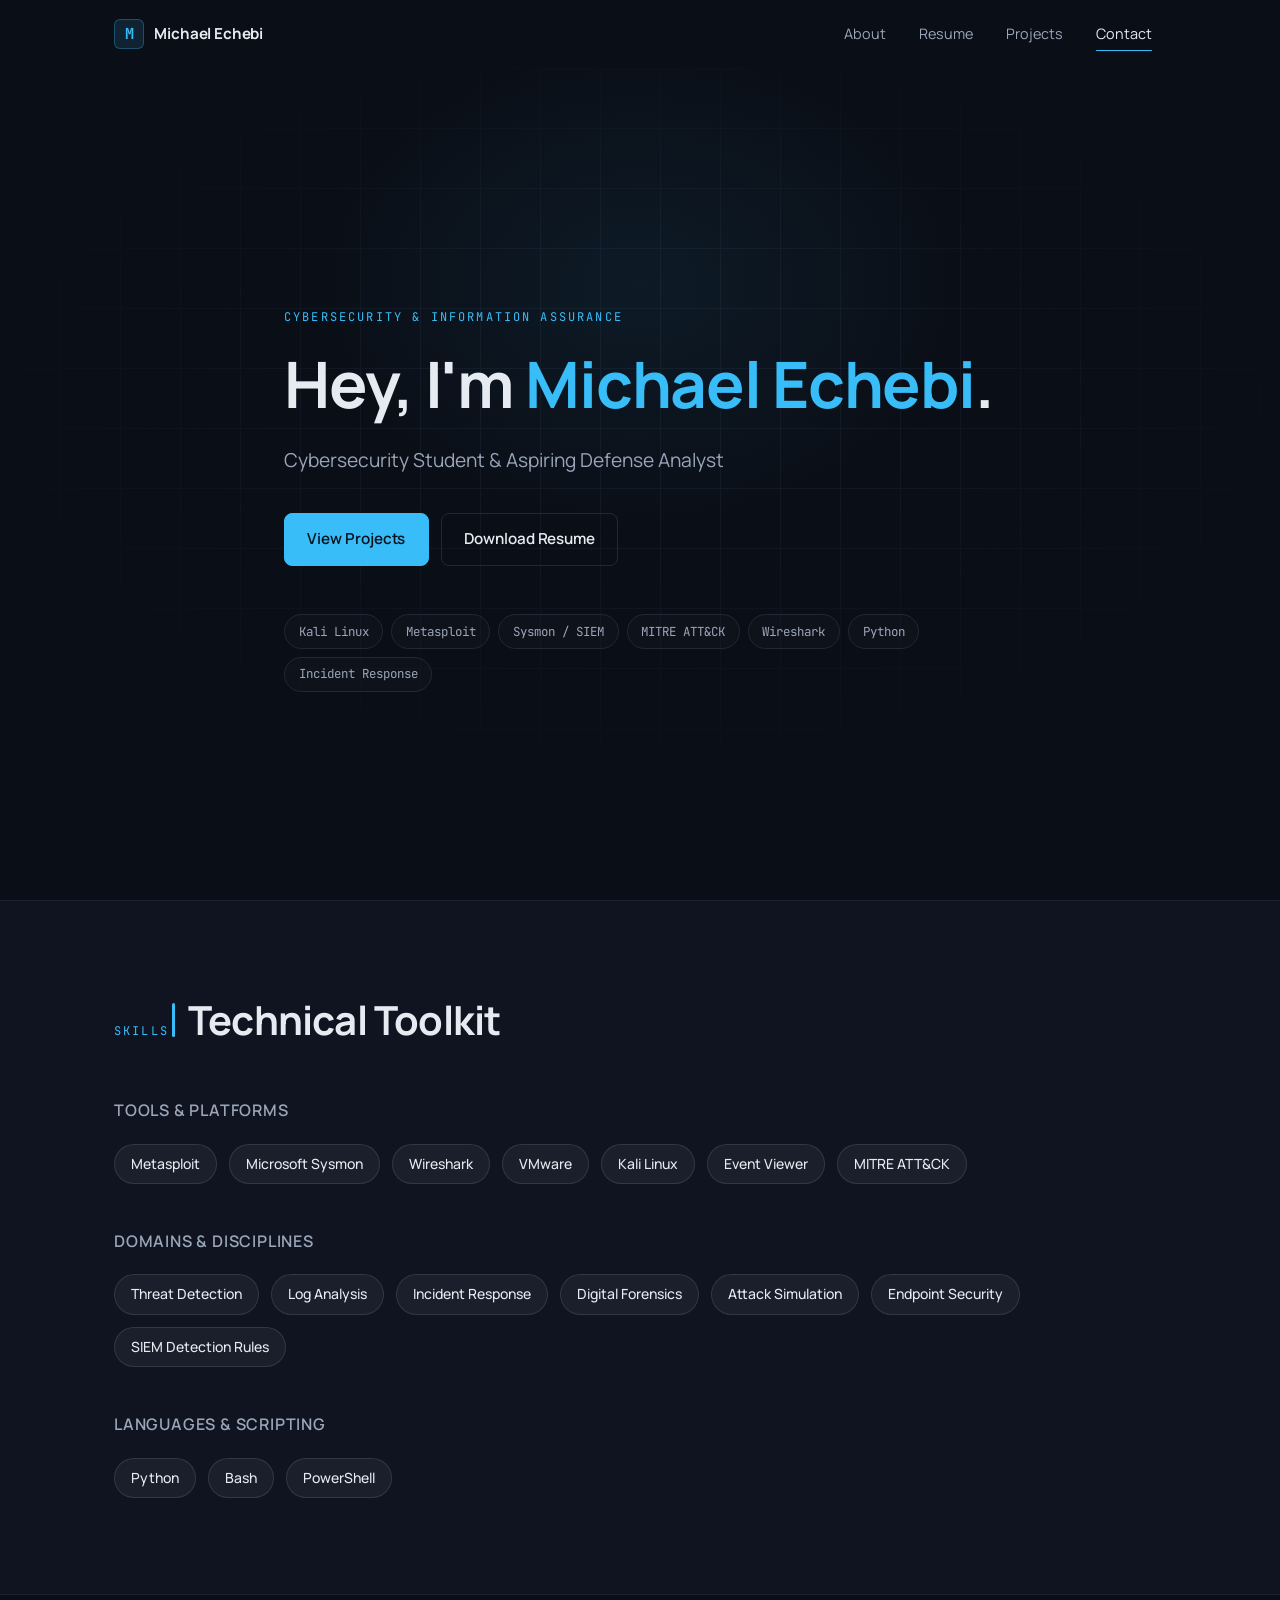
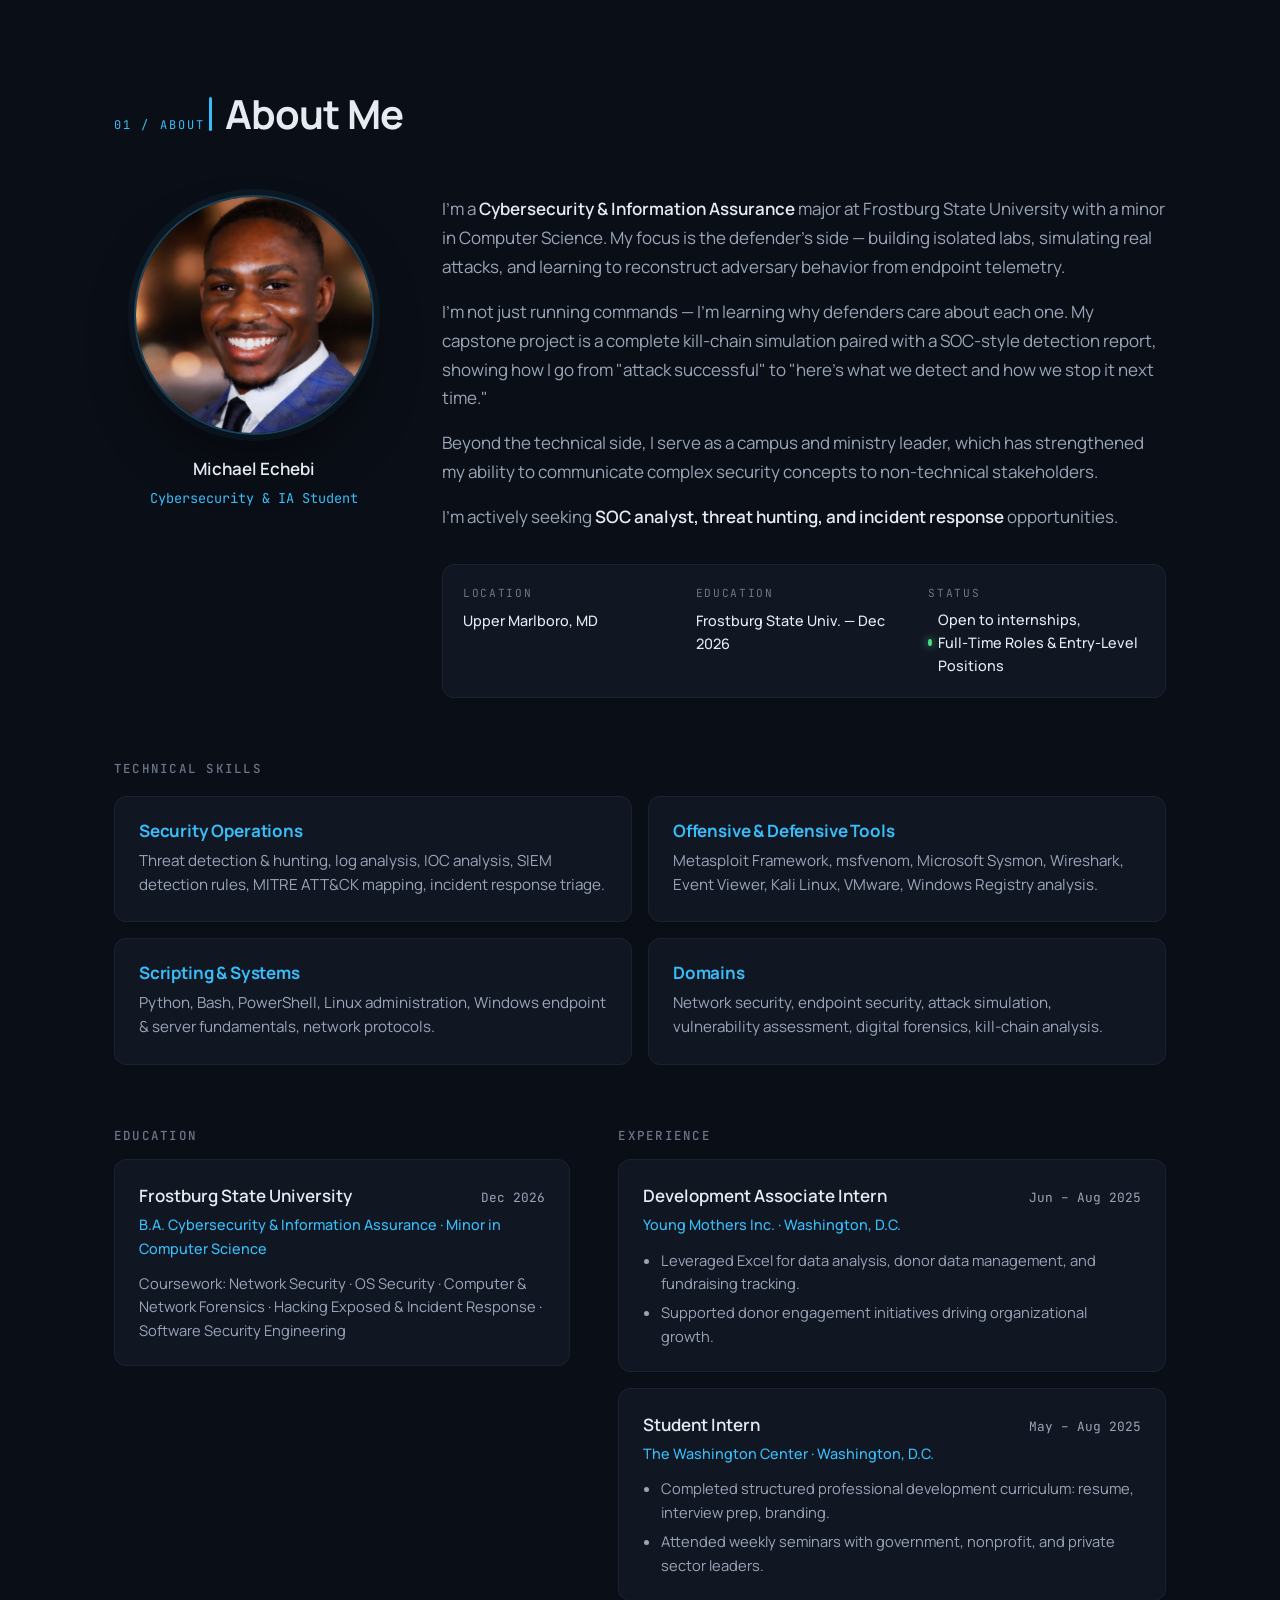
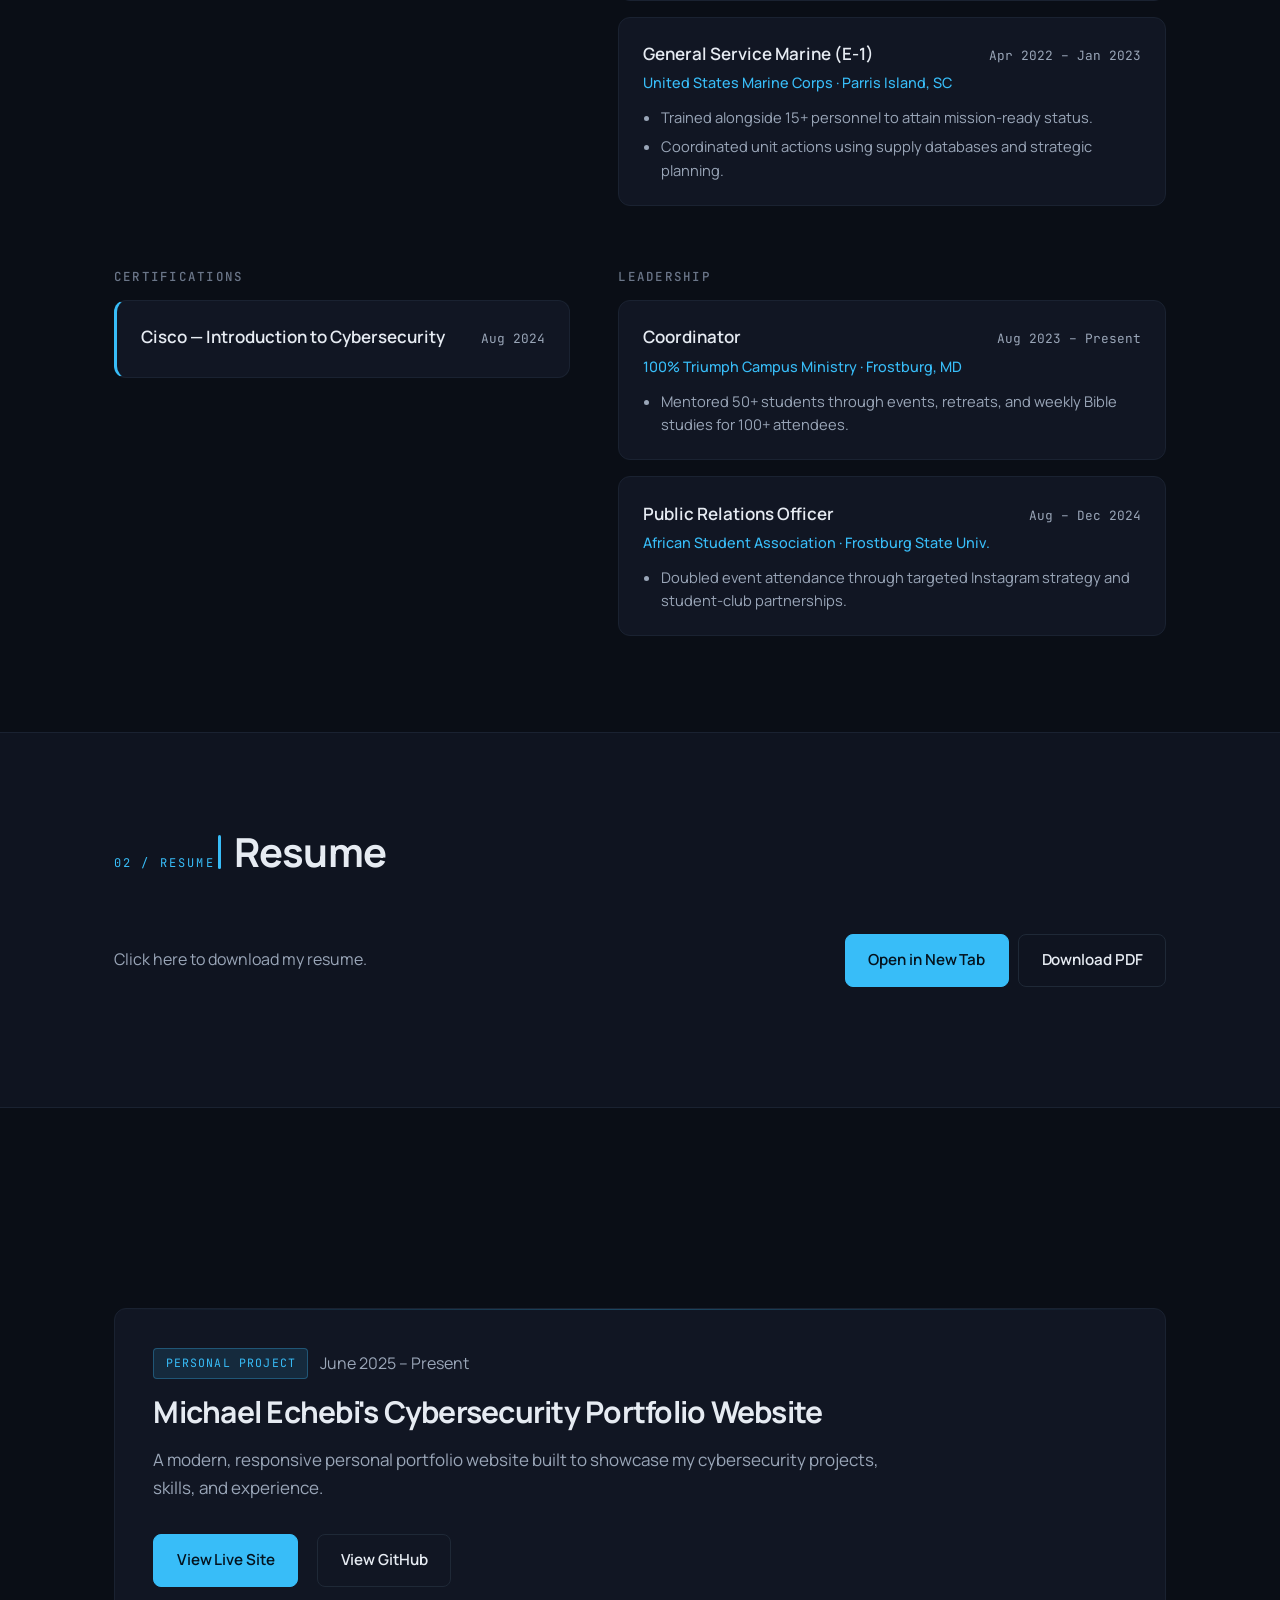
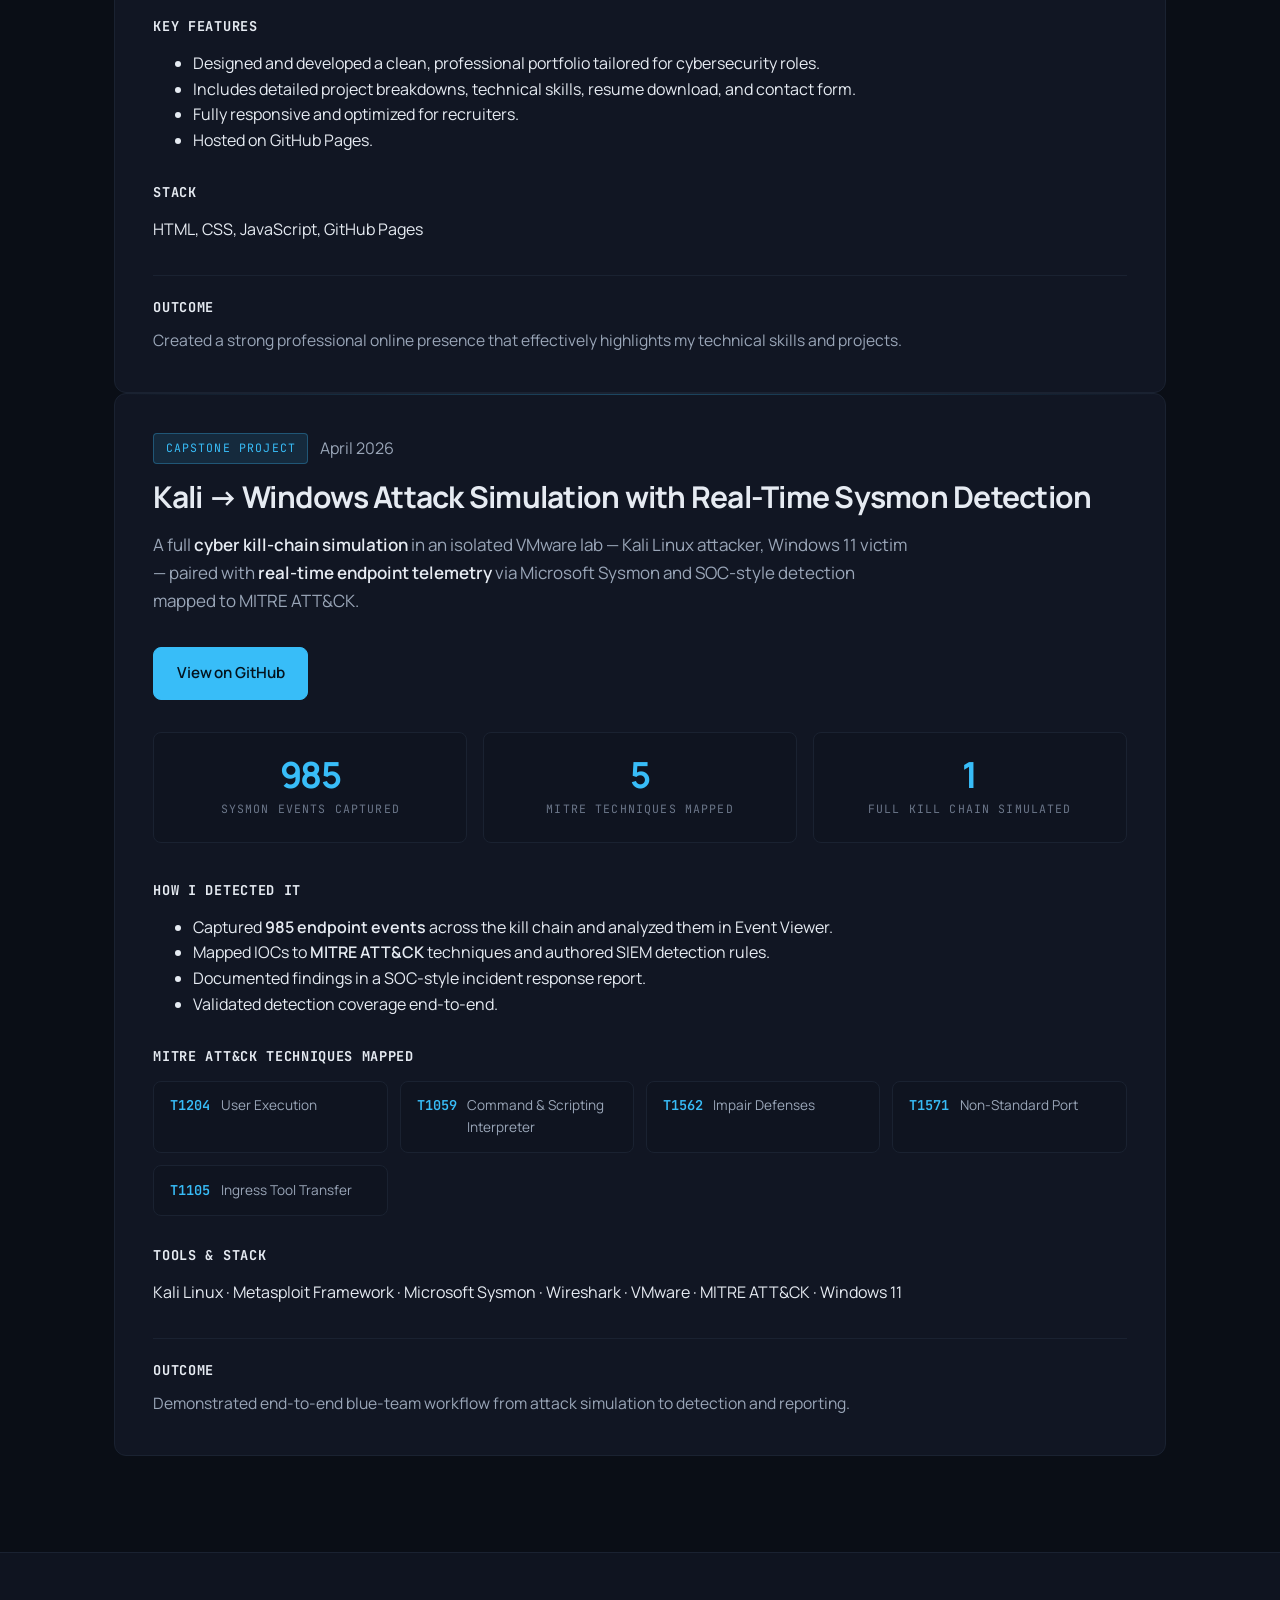
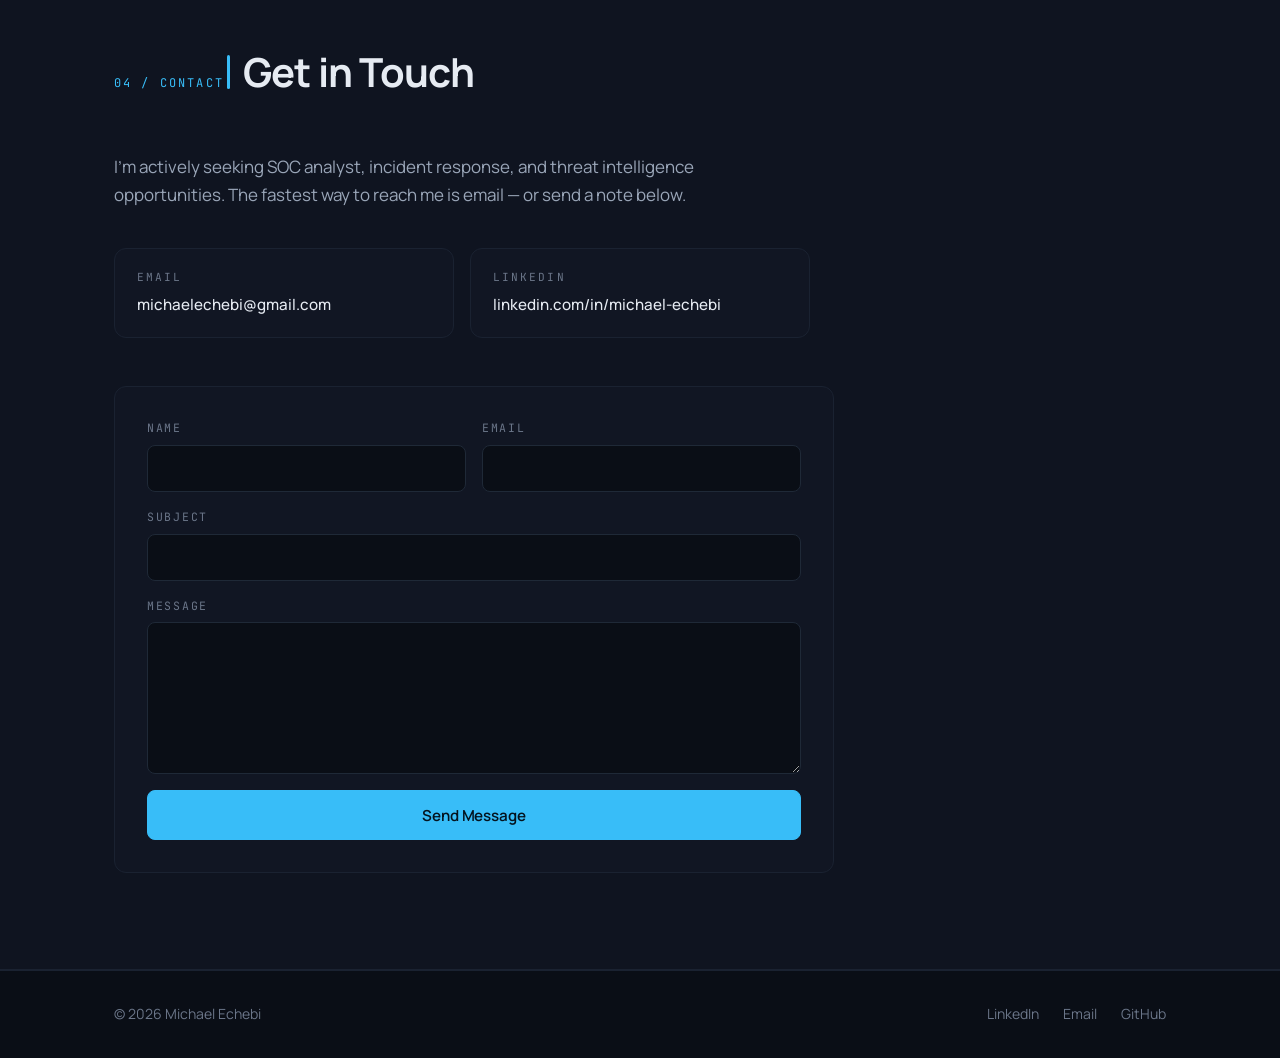
<file: index.html>
<!DOCTYPE html>
<html lang="en">
<head>
  <meta charset="UTF-8" />
  <meta name="viewport" content="width=device-width, initial-scale=1.0" />
  <meta name="description" content="Michael Echebi — Cybersecurity & Information Assurance student focused on threat detection, digital forensics, and incident response." />
  <meta name="author" content="Michael Echebi" />
  <title>Michael Echebi — Cybersecurity & Information Assurance</title>

  <link rel="preconnect" href="https://fonts.googleapis.com" />
  <link rel="preconnect" href="https://fonts.gstatic.com" crossorigin />
  <link href="https://fonts.googleapis.com/css2?family=Manrope:wght@300;400;500;600;700;800&family=JetBrains+Mono:wght@400;500&display=swap" rel="stylesheet" />

  <link rel="stylesheet" href="css/styles.css" />
  <link rel="icon" type="image/svg+xml" href="data:image/svg+xml,%3Csvg xmlns='http://www.w3.org/2000/svg' viewBox='0 0 100 100'%3E%3Crect width='100' height='100' rx='20' fill='%230b0f17'/%3E%3Ctext [...]
</head>
<body>

  <header class="nav" id="nav">
    <div class="container nav__inner">
      <a href="#hero" class="nav__brand">
        <span class="nav__brand-mark">M</span>
        <span class="nav__brand-text">Michael Echebi</span>
      </a>
      <nav class="nav__links" aria-label="Primary">
        <a href="#about">About</a>
        <a href="#resume">Resume</a>
        <a href="#projects">Projects</a>
        <a href="#contact">Contact</a>
      </nav>
      <button class="nav__toggle" aria-label="Toggle navigation" aria-expanded="false">
        <span></span><span></span><span></span>
      </button>
    </div>
  </header>

  <main>

    <section id="hero" class="hero">
      <div class="container hero__inner">
        <p class="eyebrow">Cybersecurity &amp; Information Assurance</p>
        <h1 class="hero__title">Hey, I'm <span class="accent">Michael Echebi</span>.</h1>
        <p class="hero__tagline">
          Cybersecurity Student & Aspiring Defense Analyst
        </p>
        <div class="hero__cta">
          <a href="#projects" class="btn btn--primary">View Projects</a>
          <a href="assets/Michael_Echebi_Resume.pdf" class="btn btn--ghost" download>
            Download Resume
          </a>
        </div>

        <ul class="hero__chips" aria-label="Core skills">
          <li>Kali Linux</li>
          <li>Metasploit</li>
          <li>Sysmon / SIEM</li>
          <li>MITRE ATT&amp;CK</li>
          <li>Wireshark</li>
          <li>Python</li>
          <li>Incident Response</li>
        </ul>
      </div>
    </section>

    <section id="skills" class="section section--alt">
      <div class="container">
        <div class="section__heading">
          <span class="section__label">Skills</span>
          <h2>Technical Toolkit</h2>
        </div>

        <div class="skills-quick">
          <div class="skills-category">
            <h4 class="skills-category__title">Tools &amp; Platforms</h4>
            <div class="skills-pills">
              <span class="skill-pill">Metasploit</span>
              <span class="skill-pill">Microsoft Sysmon</span>
              <span class="skill-pill">Wireshark</span>
              <span class="skill-pill">VMware</span>
              <span class="skill-pill">Kali Linux</span>
              <span class="skill-pill">Event Viewer</span>
              <span class="skill-pill">MITRE ATT&amp;CK</span>
            </div>
          </div>

          <div class="skills-category">
            <h4 class="skills-category__title">Domains &amp; Disciplines</h4>
            <div class="skills-pills">
              <span class="skill-pill">Threat Detection</span>
              <span class="skill-pill">Log Analysis</span>
              <span class="skill-pill">Incident Response</span>
              <span class="skill-pill">Digital Forensics</span>
              <span class="skill-pill">Attack Simulation</span>
              <span class="skill-pill">Endpoint Security</span>
              <span class="skill-pill">SIEM Detection Rules</span>
            </div>
          </div>

          <div class="skills-category">
            <h4 class="skills-category__title">Languages &amp; Scripting</h4>
            <div class="skills-pills">
              <span class="skill-pill">Python</span>
              <span class="skill-pill">Bash</span>
              <span class="skill-pill">PowerShell</span>
            </div>
          </div>
        </div>
      </div>
    </section>

    <section id="about" class="section">
      <div class="container">
        <div class="section__heading">
          <span class="section__label">01 / About</span>
          <h2>About Me</h2>
        </div>

        <div class="about">
          <div class="about__photo">
            <img src="assets/profile.jpg" alt="Portrait of Michael Echebi" loading="lazy" />
            <div class="about__photo-name">
              <strong>Michael Echebi</strong>
              <span>Cybersecurity &amp; IA Student</span>
            </div>
          </div>

          <div class="about__body">
            <p>
              I'm a <strong>Cybersecurity &amp; Information Assurance</strong> major
              at Frostburg State University with a minor in Computer Science.
              My focus is the defender's side — building isolated labs, simulating real attacks, 
              and learning to reconstruct adversary behavior from endpoint telemetry.
            </p>
            <p>
              I'm not just running commands — I'm learning why defenders care about each one.
              My capstone project is a complete kill-chain simulation paired with a SOC-style detection report,
              showing how I go from "attack successful" to "here's what we detect and how we stop it next time."
            </p>
            <p>
              Beyond the technical side, I serve as a campus and ministry leader, which
              has strengthened my ability to communicate complex security concepts to non-technical stakeholders.
            </p>
            <p>
              I'm actively seeking <strong>SOC analyst, threat hunting, and incident response</strong> opportunities.
            </p>

            <div class="about__meta">
              <div>
                <span class="about__meta-label">Location</span>
                <span class="about__meta-value">Upper Marlboro, MD</span>
              </div>
              <div>
                <span class="about__meta-label">Education</span>
                <span class="about__meta-value">Frostburg State Univ. — Dec 2026</span>
              </div>
              <div>
                <span class="about__meta-label">Status</span>
                <span class="about__meta-value">
                  <span class="dot"></span>Open to internships, Full‑Time Roles & Entry‑Level Positions
                </span>
              </div>
            </div>
          </div>
        </div>

        <div class="skills">
          <h3 class="skills__title">Technical Skills</h3>
          <div class="skills__grid">
            <div class="skill">
              <h4>Security Operations</h4>
              <p>Threat detection &amp; hunting, log analysis, IOC analysis, SIEM detection rules, MITRE ATT&amp;CK mapping, incident response triage.</p>
            </div>
            <div class="skill">
              <h4>Offensive &amp; Defensive Tools</h4>
              <p>Metasploit Framework, msfvenom, Microsoft Sysmon, Wireshark, Event Viewer, Kali Linux, VMware, Windows Registry analysis.</p>
            </div>
            <div class="skill">
              <h4>Scripting &amp; Systems</h4>
              <p>Python, Bash, PowerShell, Linux administration, Windows endpoint &amp; server fundamentals, network protocols.</p>
            </div>
            <div class="skill">
              <h4>Domains</h4>
              <p>Network security, endpoint security, attack simulation, vulnerability assessment, digital forensics, kill-chain analysis.</p>
            </div>
          </div>
        </div>

        <div class="two-col">
          <div>
            <h3 class="subhead">Education</h3>
            <div class="card">
              <div class="card__row">
                <strong>Frostburg State University</strong>
                <span class="muted">Dec 2026</span>
              </div>
              <p class="card__sub">B.A. Cybersecurity &amp; Information Assurance · Minor in Computer Science</p>
              <p class="card__detail">
                <span class="muted">Coursework:</span>
                Network Security · OS Security · Computer &amp; Network Forensics ·
                Hacking Exposed &amp; Incident Response · Software Security Engineering
              </p>
            </div>
          </div>

          <div>
            <h3 class="subhead">Experience</h3>
            <div class="card">
              <div class="card__row">
                <strong>Development Associate Intern</strong>
                <span class="muted">Jun – Aug 2025</span>
              </div>
              <p class="card__sub">Young Mothers Inc. · Washington, D.C.</p>
              <ul class="card__list">
                <li>Leveraged Excel for data analysis, donor data management, and fundraising tracking.</li>
                <li>Supported donor engagement initiatives driving organizational growth.</li>
              </ul>
            </div>

            <div class="card">
              <div class="card__row">
                <strong>Student Intern</strong>
                <span class="muted">May – Aug 2025</span>
              </div>
              <p class="card__sub">The Washington Center · Washington, D.C.</p>
              <ul class="card__list">
                <li>Completed structured professional development curriculum: resume, interview prep, branding.</li>
                <li>Attended weekly seminars with government, nonprofit, and private sector leaders.</li>
              </ul>
            </div>

            <div class="card">
              <div class="card__row">
                <strong>General Service Marine (E-1)</strong>
                <span class="muted">Apr 2022 – Jan 2023</span>
              </div>
              <p class="card__sub">United States Marine Corps · Parris Island, SC</p>
              <ul class="card__list">
                <li>Trained alongside 15+ personnel to attain mission-ready status.</li>
                <li>Coordinated unit actions using supply databases and strategic planning.</li>
              </ul>
            </div>
          </div>
        </div>

        <div class="two-col">
          <div>
            <h3 class="subhead">Certifications</h3>
            <div class="card card--accent">
              <div class="card__row">
                <strong>Cisco — Introduction to Cybersecurity</strong>
                <span class="muted">Aug 2024</span>
              </div>
            </div>
          </div>

          <div>
            <h3 class="subhead">Leadership</h3>
            <div class="card">
              <div class="card__row">
                <strong>Coordinator</strong>
                <span class="muted">Aug 2023 – Present</span>
              </div>
              <p class="card__sub">100% Triumph Campus Ministry · Frostburg, MD</p>
              <ul class="card__list">
                <li>Mentored 50+ students through events, retreats, and weekly Bible studies for 100+ attendees.</li>
              </ul>
            </div>
            <div class="card">
              <div class="card__row">
                <strong>Public Relations Officer</strong>
                <span class="muted">Aug – Dec 2024</span>
              </div>
              <p class="card__sub">African Student Association · Frostburg State Univ.</p>
              <ul class="card__list">
                <li>Doubled event attendance through targeted Instagram strategy and student-club partnerships.</li>
              </ul>
            </div>
          </div>
        </div>
      </div>
    </section>

    <section id="resume" class="section section--alt">
      <div class="container">
        <div class="section__heading">
          <span class="section__label">02 / Resume</span>
          <h2>Resume</h2>
        </div>

        <div class="resume">
          <div class="resume__actions">
            <p>Click here to download my resume.</p>
            <div class="resume__buttons">
              <a class="btn btn--primary" href="assets/Michael_Echebi_Resume.pdf" target="_blank" rel="noopener">
                Open in New Tab
              </a>
              <a class="btn btn--ghost" href="assets/Michael_Echebi_Resume.pdf" download>
                Download PDF
              </a>
            </div>
          </div>
        </div>
      </div>
    </section>

    <section id="projects" class="section">
      <div class="container">
        <div class="section__heading">
          <span class="section__label">03 / Projects</span>
          <h2>Featured Projects</h2>
        </div>

        <!-- New Portfolio Project (On Top) -->
        <article class="project">
          <header class="project__header">
            <div class="project__tag-row">
              <span class="tag tag--filled">Personal Project</span>
              <span class="muted">June 2025 – Present</span>
            </div>
            <h3 class="project__title">
              Michael Echebi's Cybersecurity Portfolio Website
            </h3>
            <p class="project__lede">
              A modern, responsive personal portfolio website built to showcase my cybersecurity projects, skills, and experience.
            </p>
            <div style="margin: 2rem 0;">
              <a href="https://mechebi0.github.io/portfolio/" target="_blank" rel="noopener" class="btn btn--primary">
                View Live Site
              </a>
              <a href="https://github.com/mechebi0" target="_blank" rel="noopener" class="btn btn--ghost" style="margin-left: 1rem;">
                View GitHub
              </a>
            </div>
          </header>

          <div class="project__section">
            <h4>Key Features</h4>
            <ul>
              <li>Designed and developed a clean, professional portfolio tailored for cybersecurity roles.</li>
              <li>Includes detailed project breakdowns, technical skills, resume download, and contact form.</li>
              <li>Fully responsive and optimized for recruiters.</li>
              <li>Hosted on GitHub Pages.</li>
            </ul>
          </div>

          <div class="project__section">
            <h4>Stack</h4>
            <p>HTML, CSS, JavaScript, GitHub Pages</p>
          </div>

          <div class="project__outcome">
            <h4>Outcome</h4>
            <p>Created a strong professional online presence that effectively highlights my technical skills and projects.</p>
          </div>
        </article>

        <!-- Original Kali Capstone -->
        <article class="project">
          <header class="project__header">
            <div class="project__tag-row">
              <span class="tag tag--filled">Capstone Project</span>
              <span class="muted">April 2026</span>
            </div>
            <h3 class="project__title">
              Kali → Windows Attack Simulation with Real-Time Sysmon Detection
            </h3>
            <p class="project__lede">
              A full <strong>cyber kill-chain simulation</strong> in an isolated VMware lab — Kali Linux attacker, 
              Windows 11 victim — paired with <strong>real-time endpoint telemetry</strong> via Microsoft Sysmon 
              and SOC-style detection mapped to MITRE ATT&amp;CK.
            </p>
            <div style="margin: 2rem 0;">
              <a href="https://github.com/mechebi0/kali-windows-attack-simulation" target="_blank" rel="noopener" class="btn btn--primary">
                View on GitHub
              </a>
            </div>
          </header>

          <div class="project__stats">
            <div class="stat">
              <div class="stat__num">985</div>
              <div class="stat__lbl">Sysmon Events Captured</div>
            </div>
            <div class="stat">
              <div class="stat__num">5</div>
              <div class="stat__lbl">MITRE Techniques Mapped</div>
            </div>
            <div class="stat">
              <div class="stat__num">1</div>
              <div class="stat__lbl">Full Kill Chain Simulated</div>
            </div>
          </div>

          <div class="project__section">
            <h4>How I Detected It</h4>
            <ul>
              <li>Captured <strong>985 endpoint events</strong> across the kill chain and analyzed them in Event Viewer.</li>
              <li>Mapped IOCs to <strong>MITRE ATT&amp;CK</strong> techniques and authored SIEM detection rules.</li>
              <li>Documented findings in a SOC-style incident response report.</li>
              <li>Validated detection coverage end-to-end.</li>
            </ul>
          </div>

          <div class="project__section">
            <h4>MITRE ATT&amp;CK Techniques Mapped</h4>
            <div class="tech-grid">
              <div class="tech"><div class="tech__id">T1204</div><div class="tech__name">User Execution</div></div>
              <div class="tech"><div class="tech__id">T1059</div><div class="tech__name">Command &amp; Scripting Interpreter</div></div>
              <div class="tech"><div class="tech__id">T1562</div><div class="tech__name">Impair Defenses</div></div>
              <div class="tech"><div class="tech__id">T1571</div><div class="tech__name">Non-Standard Port</div></div>
              <div class="tech"><div class="tech__id">T1105</div><div class="tech__name">Ingress Tool Transfer</div></div>
            </div>
          </div>

          <div class="project__section">
            <h4>Tools &amp; Stack</h4>
            <p>Kali Linux · Metasploit Framework · Microsoft Sysmon · Wireshark · VMware · MITRE ATT&amp;CK · Windows 11</p>
          </div>

          <div class="project__outcome">
            <h4>Outcome</h4>
            <p>Demonstrated end-to-end blue-team workflow from attack simulation to detection and reporting.</p>
          </div>
        </article>

      </div>
    </section>

    <section id="contact" class="section section--alt">
      <div class="container">
        <div class="section__heading">
          <span class="section__label">04 / Contact</span>
          <h2>Get in Touch</h2>
        </div>

        <p class="contact__lede">
          I'm actively seeking SOC analyst, incident response, and threat intelligence opportunities.
          The fastest way to reach me is email — or send a note below.
        </p>

        <div class="contact__channels">
          <a class="contact-card" href="mailto:michaelechebi@gmail.com">
            <span class="contact-card__label">Email</span>
            <span class="contact-card__value">michaelechebi@gmail.com</span>
          </a>
          <a class="contact-card" href="https://www.linkedin.com/in/michael-echebi/" target="_blank" rel="noopener">
            <span class="contact-card__label">LinkedIn</span>
            <span class="contact-card__value">linkedin.com/in/michael-echebi</span>
          </a>
        </div>

        <form
          class="contact-form"
          name="contact"
          method="POST"
          data-netlify="true"
          netlify-honeypot="bot-field"
          action="/?submitted=true"
          onsubmit="return handleFormSubmit(event)"
        >
          <input type="hidden" name="form-name" value="contact" />
          <p class="hidden">
            <label>Don't fill this out: <input name="bot-field" /></label>
          </p>

          <div class="contact-form__row">
            <label>
              <span>Name</span>
              <input type="text" name="name" required autocomplete="name" />
            </label>
            <label>
              <span>Email</span>
              <input type="email" name="email" required autocomplete="email" />
            </label>
          </div>
          <label>
            <span>Subject</span>
            <input type="text" name="subject" required />
          </label>
          <label>
            <span>Message</span>
            <textarea name="message" rows="6" required></textarea>
          </label>
          <button type="submit" class="btn btn--primary btn--full">Send Message</button>
          <p class="contact-form__note" id="form-status" hidden>
            Thanks — your message was sent. I'll get back to you shortly.
          </p>
        </form>
      </div>
    </section>

  </main>

  <footer class="footer">
    <div class="container footer__inner">
      <span>© <span id="year"></span> Michael Echebi</span>
      <span class="footer__links">
        <a href="https://www.linkedin.com/in/michael-echebi/" target="_blank" rel="noopener">LinkedIn</a>
        <a href="mailto:michaelechebi@gmail.com">Email</a>
        <a href="https://github.com/mechebi0" target="_blank" rel="noopener">GitHub</a>
      </span>
    </div>
  </footer>

  <script src="js/main.js"></script>
</body>
</html>
</file>
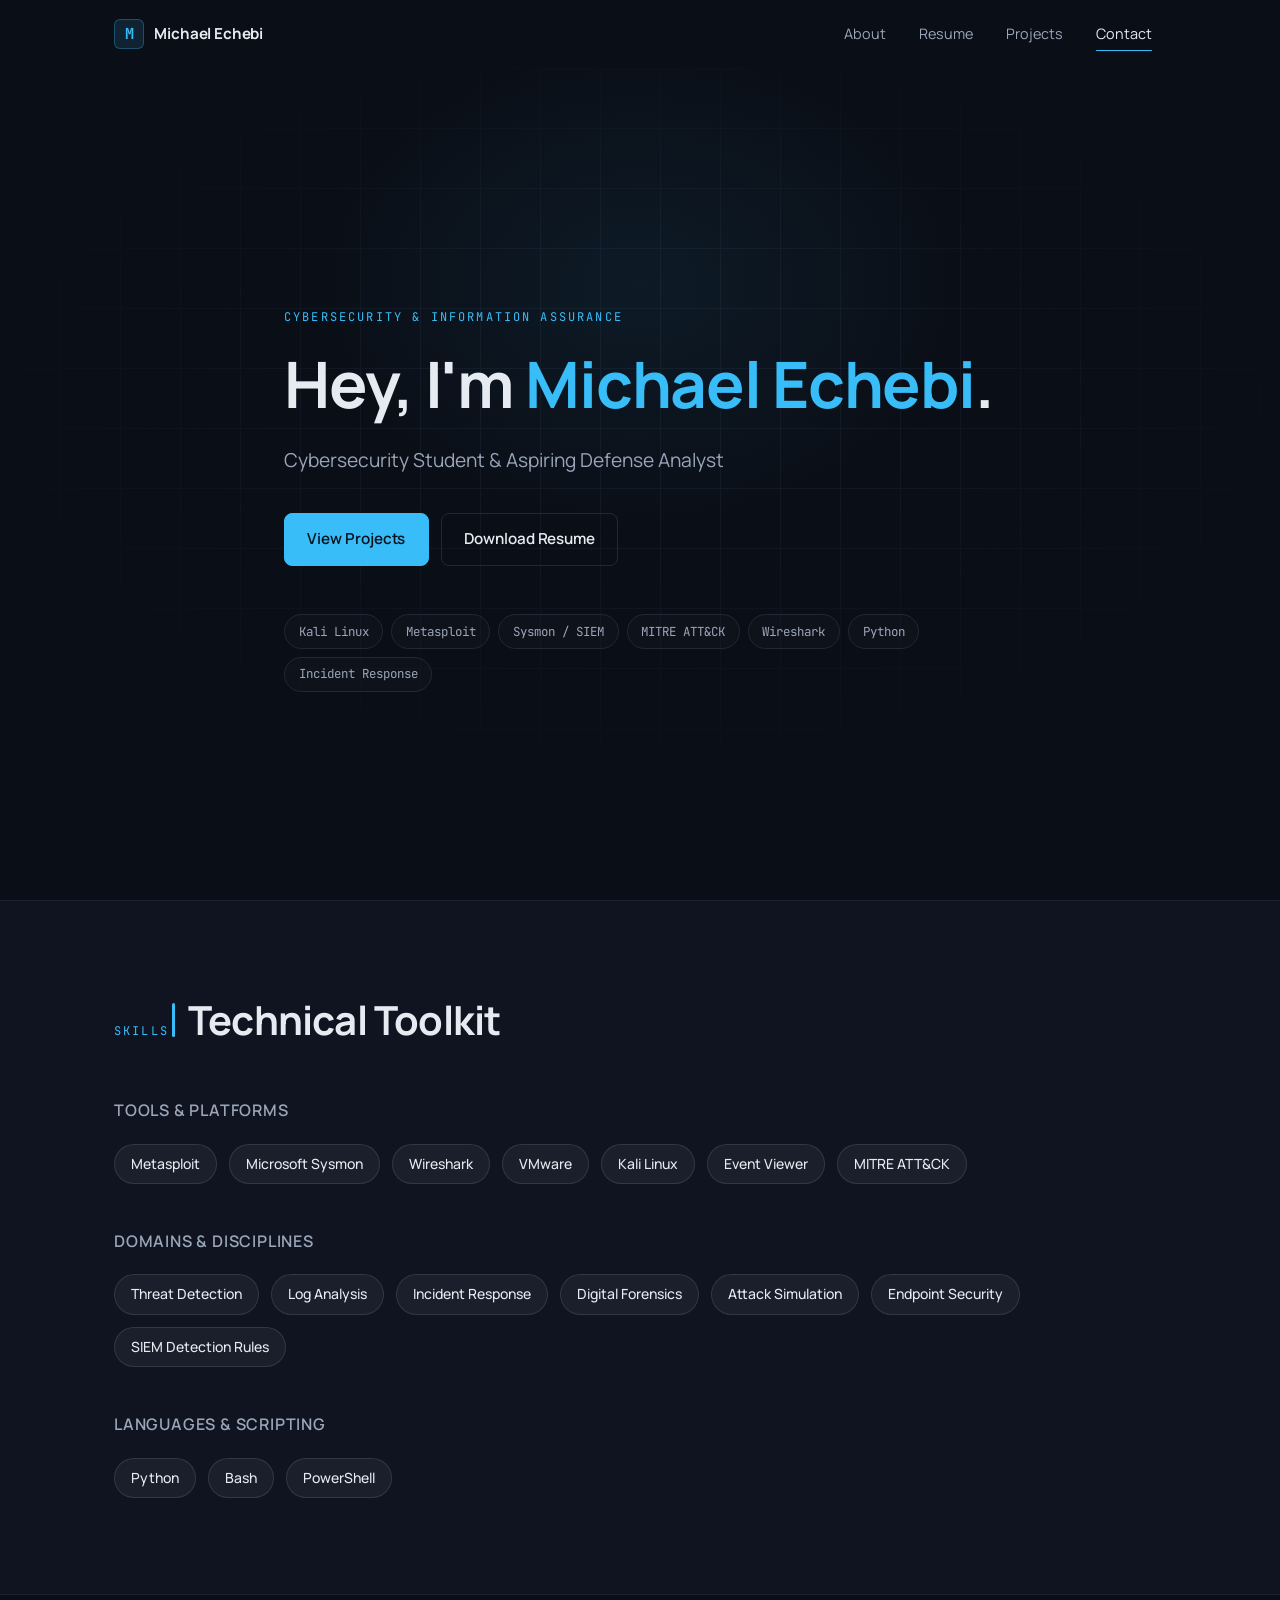
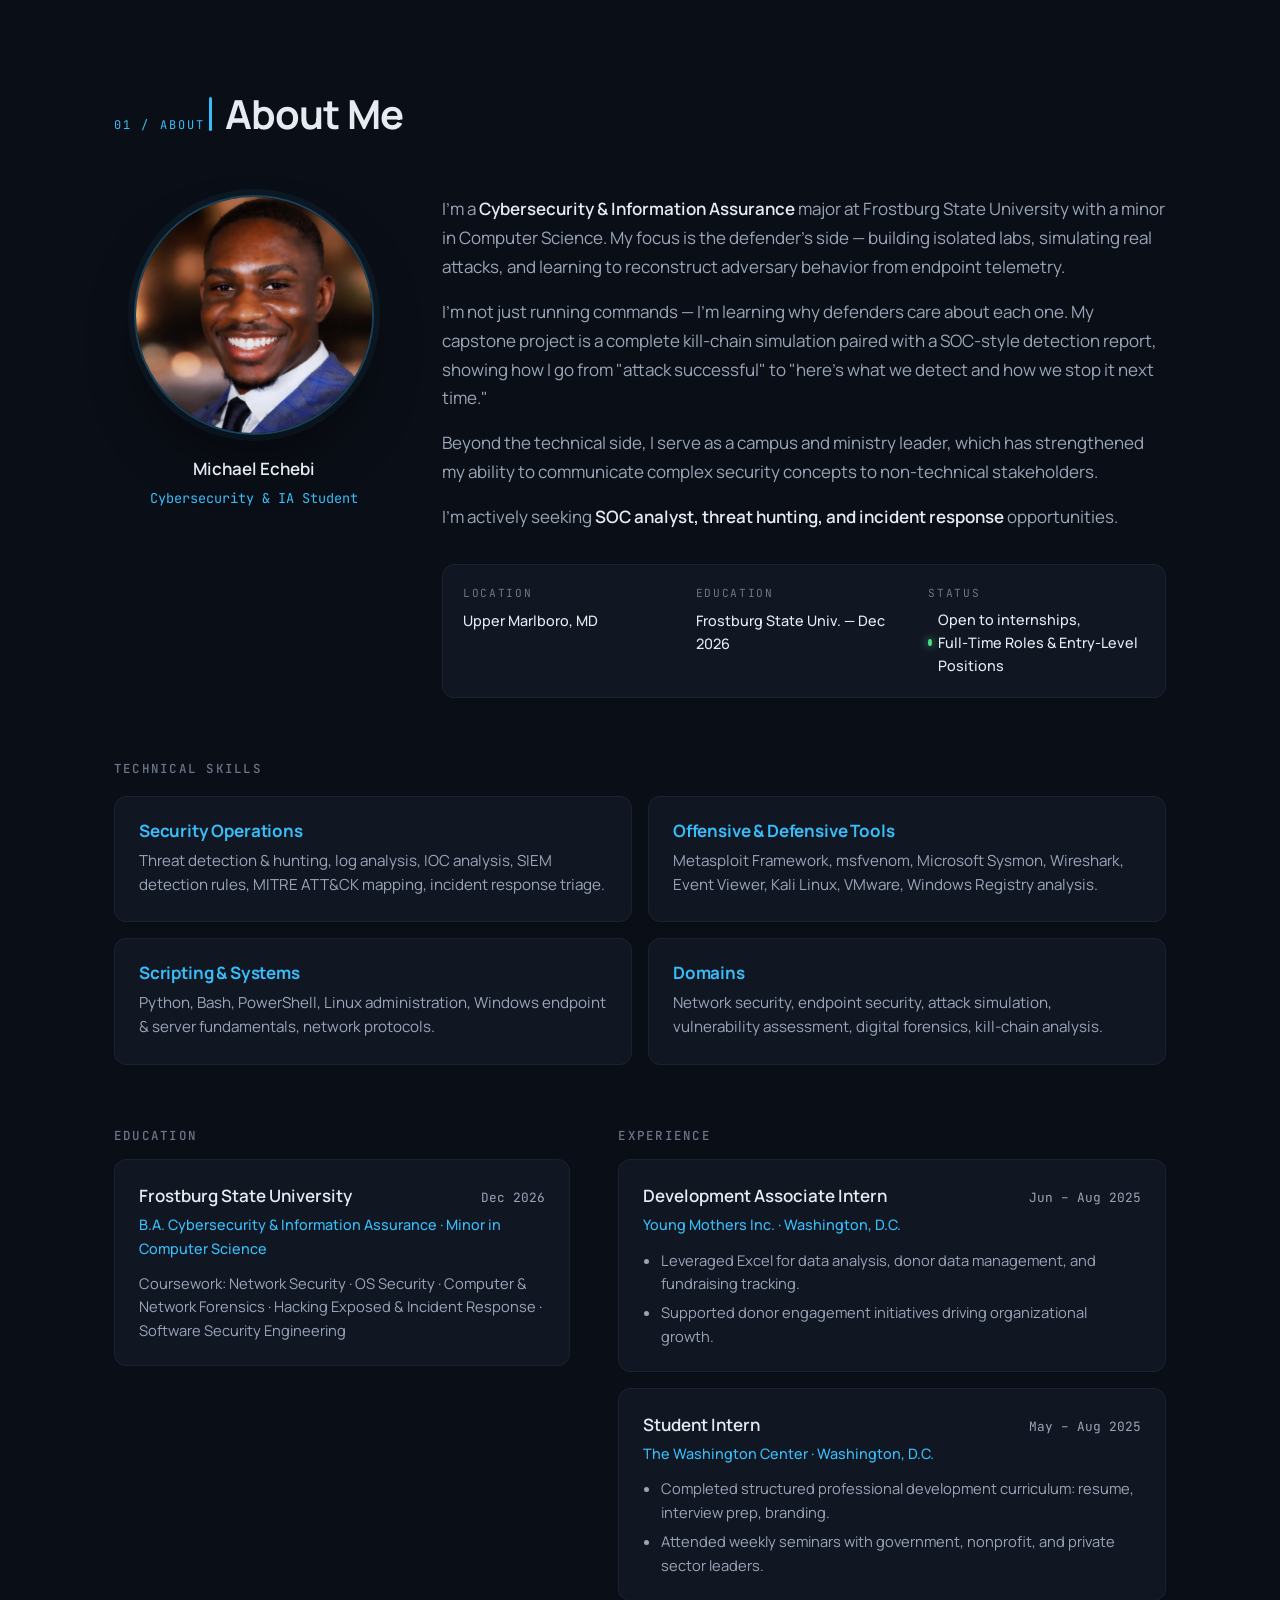
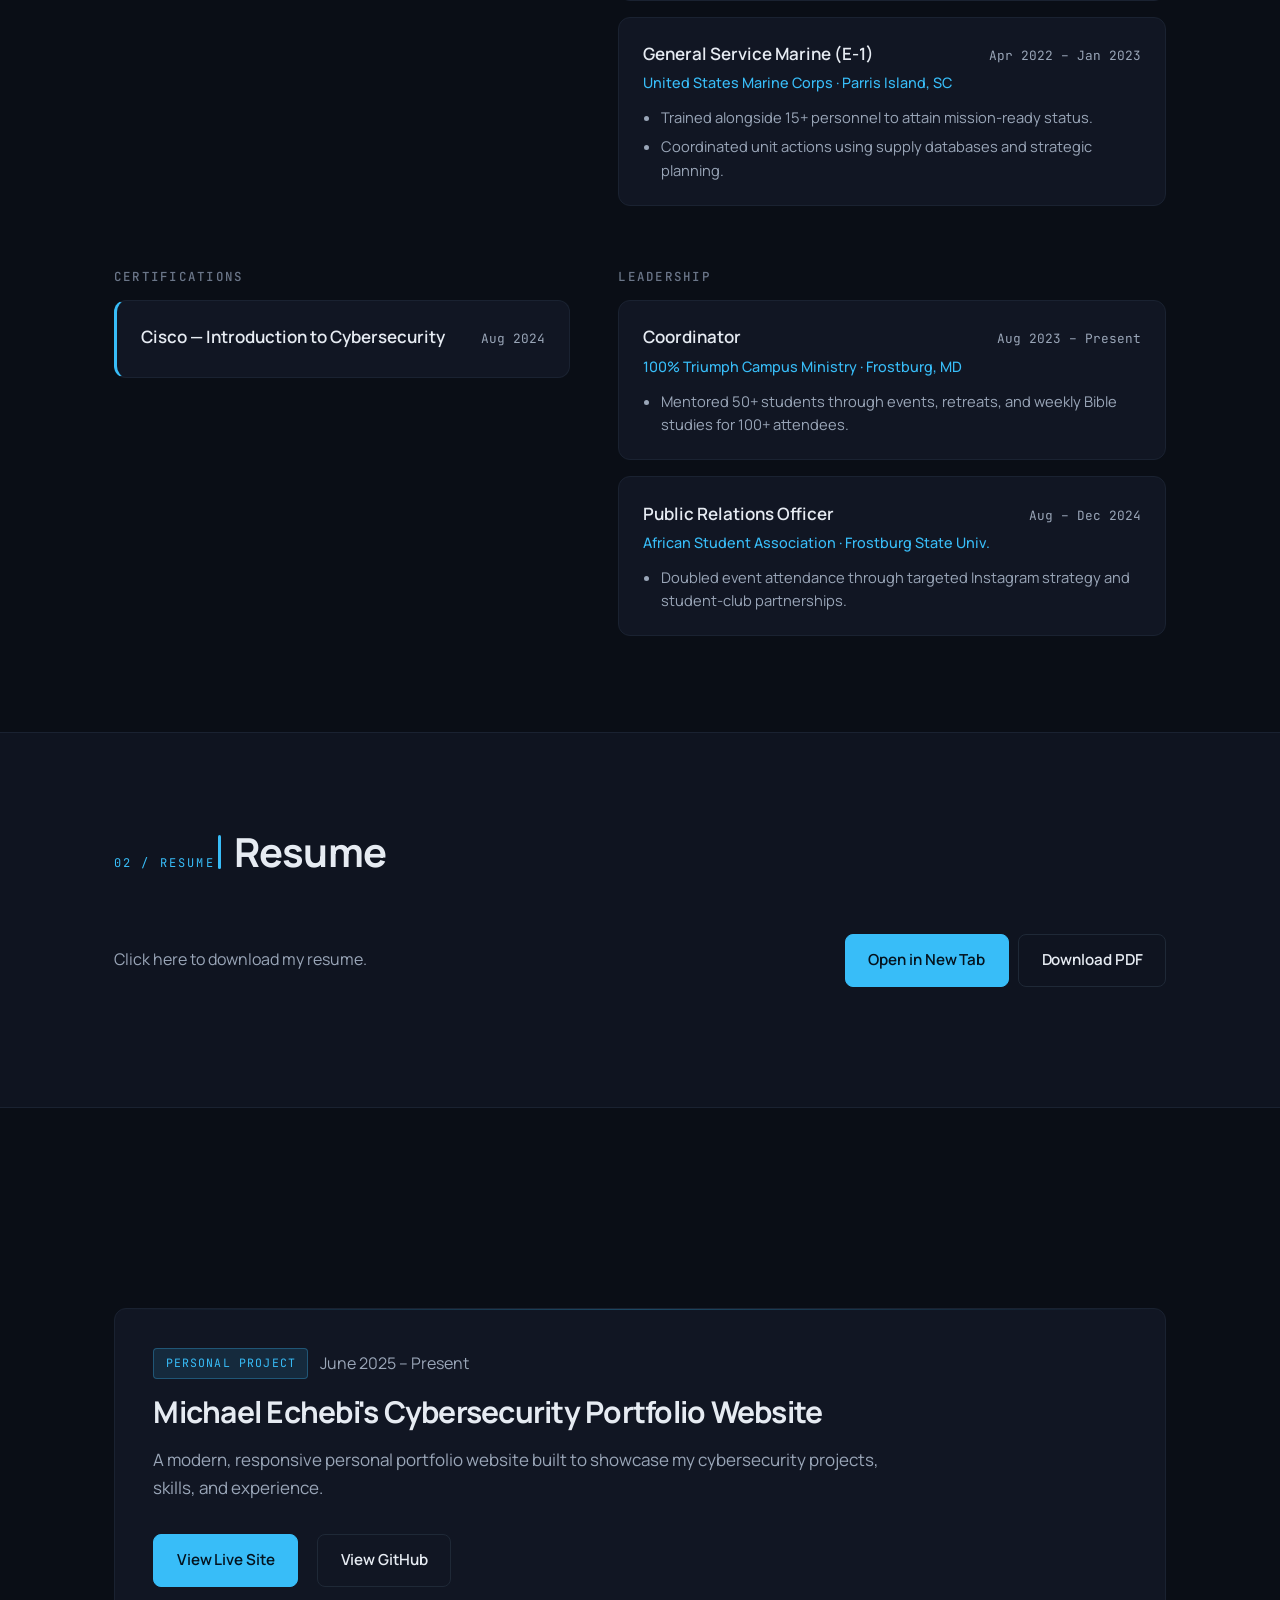
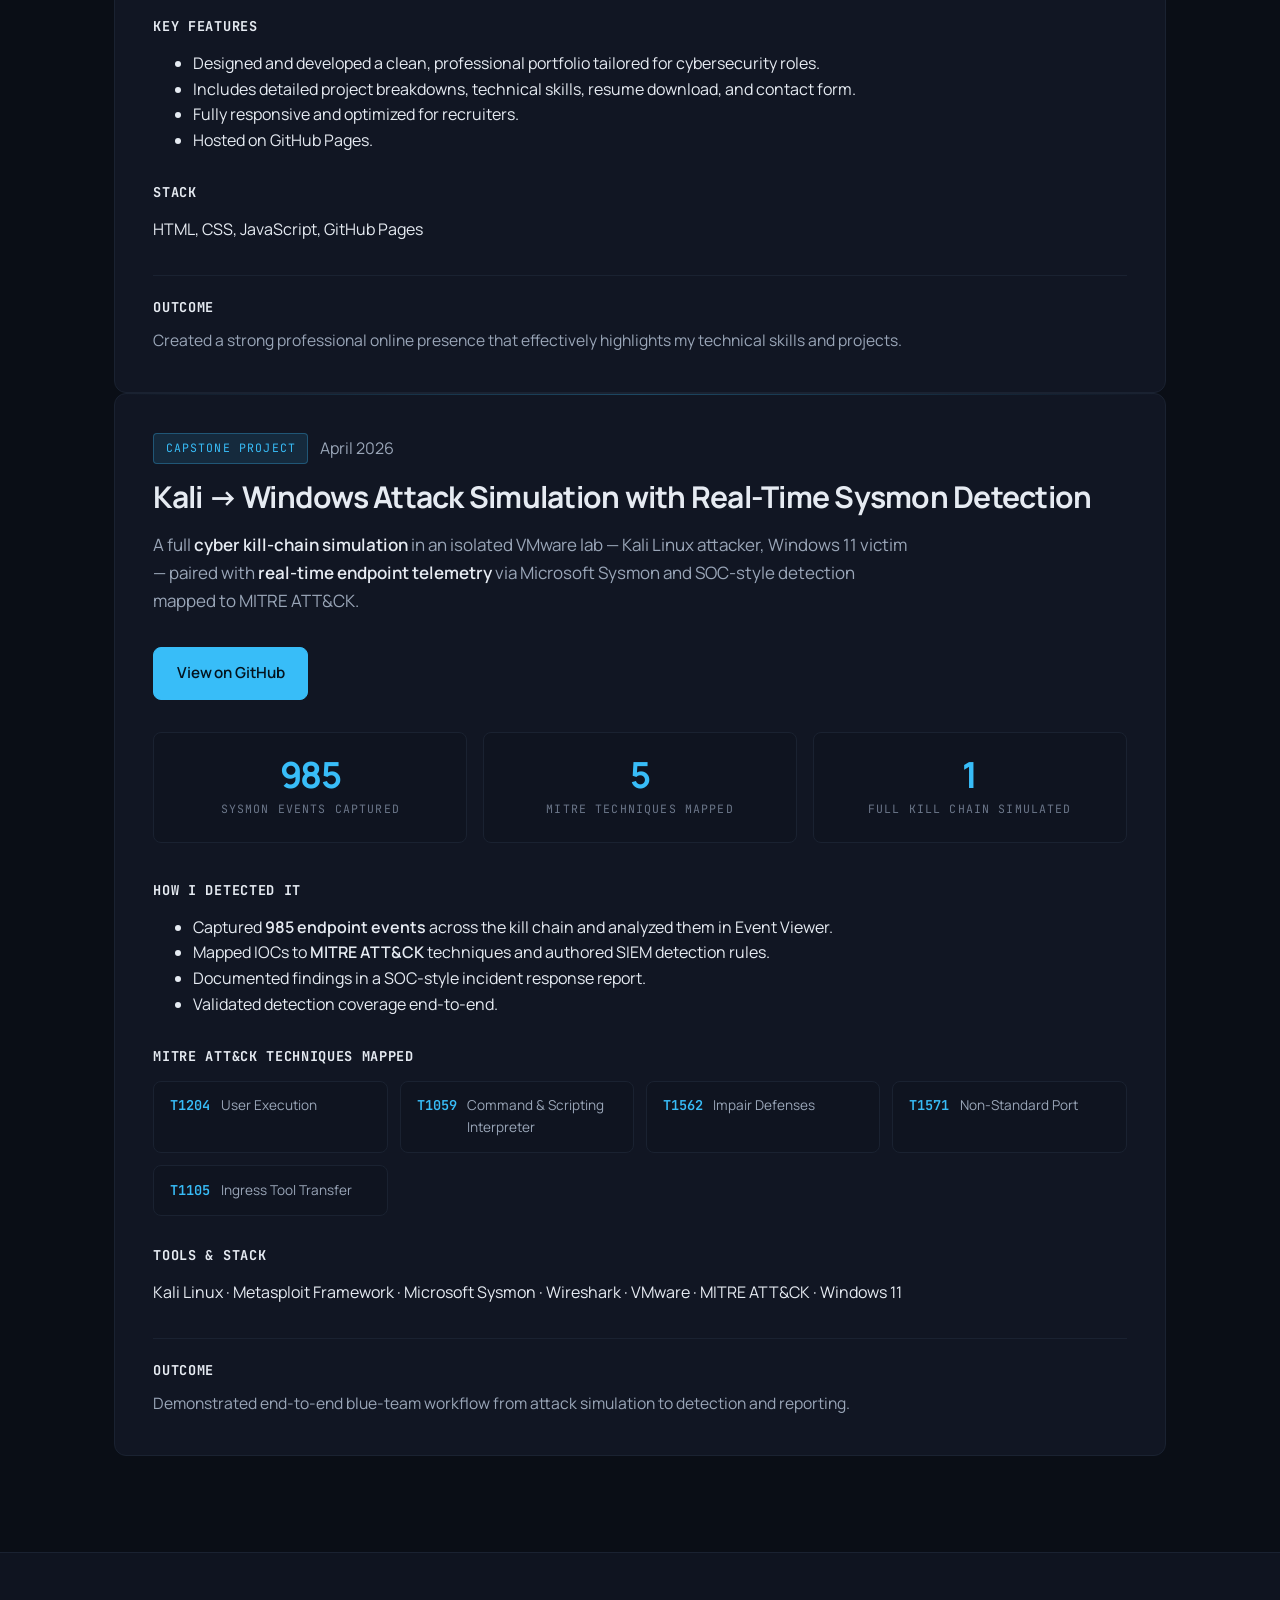
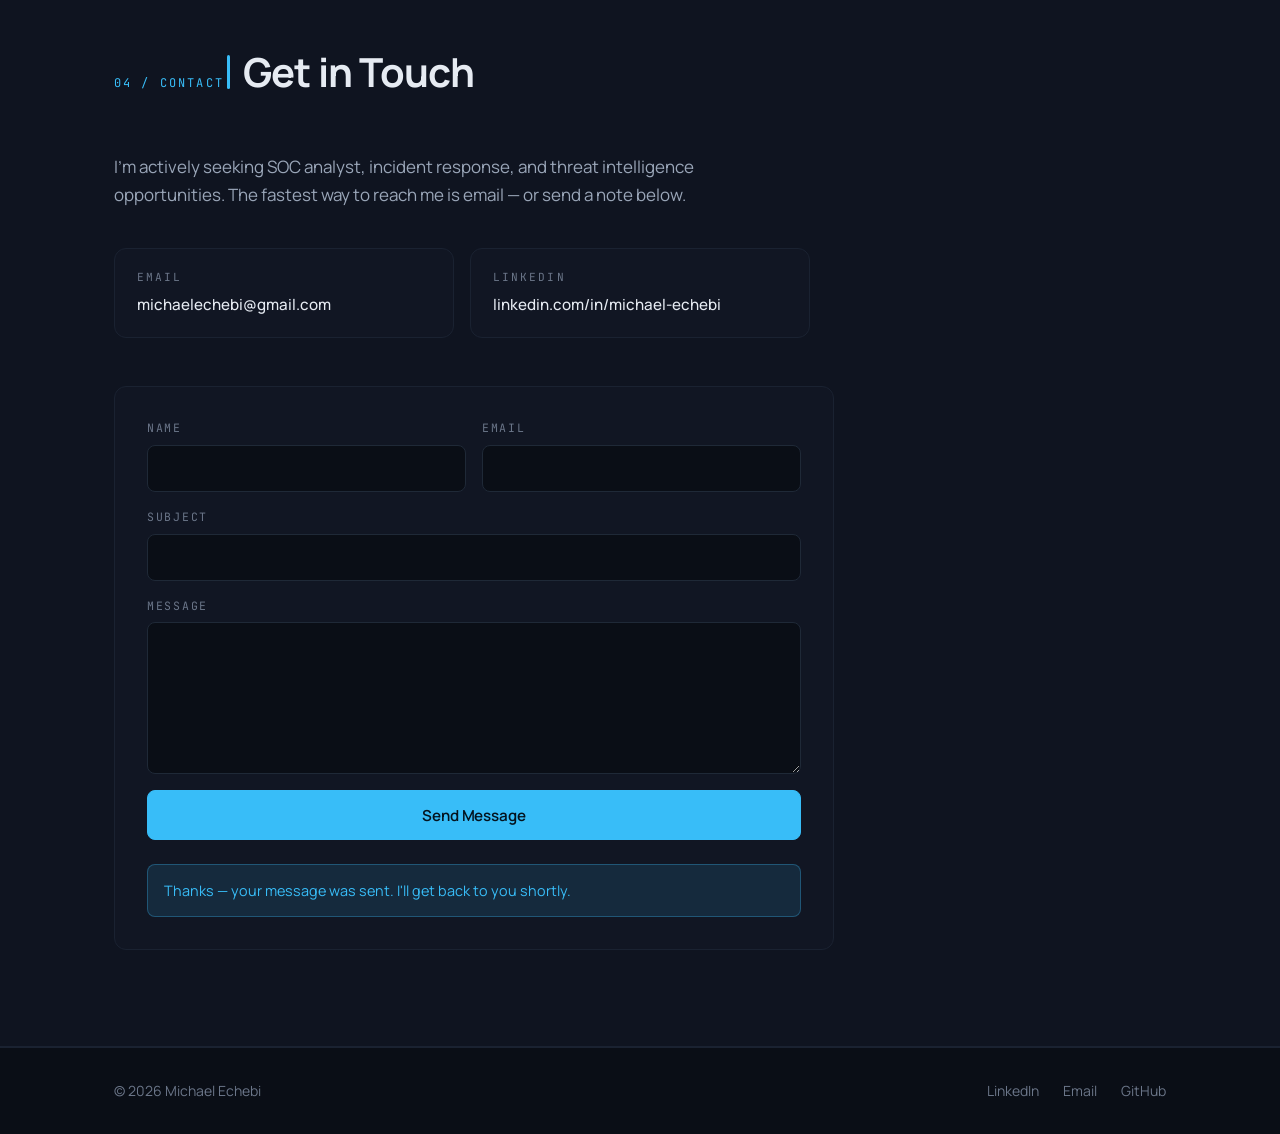
<file: thanks.html>
<!DOCTYPE html>
<html lang="en">
<head>
  <meta charset="UTF-8" />
  <meta http-equiv="refresh" content="0; url=/?submitted=true" />
  <title>Message sent — Michael Echebi</title>
</head>
<body>
  <p>Thanks — redirecting back…</p>
  <script>window.location.replace('/?submitted=true');</script>
</body>
</html>
</file>
<file: css/styles.css>
/* ====================================================
   Michael Echebi — Portfolio
   Clean, minimalist, cyber-blue accent
   ==================================================== */

/* ----- Reset & tokens ----- */
*,
*::before,
*::after { box-sizing: border-box; }

:root {
  /* color palette */
  --bg:           #0a0e16;
  --bg-elev:     #111623;
  --bg-soft:     #0f1420;
  --line:        #1f2937;
  --line-soft:   #1a2231;

  --text:        #e6ebf2;
  --text-muted:  #9aa6b8;
  --text-faint:  #6b7689;

  --accent:      #38bdf8;
  --accent-soft: rgba(56, 189, 248, 0.12);
  --accent-line: rgba(56, 189, 248, 0.3);

  /* type */
  --font-sans: 'Manrope', system-ui, -apple-system, sans-serif;
  --font-mono: 'JetBrains Mono', ui-monospace, monospace;

  /* sizing */
  --container: 1100px;
  --radius:    12px;
  --radius-sm: 8px;

  /* timing */
  --ease: cubic-bezier(0.22, 0.61, 0.36, 1);
}

html { scroll-behavior: smooth; -webkit-text-size-adjust: 100%; }
html, body { margin: 0; padding: 0; }

body {
  font-family: var(--font-sans);
  background: var(--bg);
  color: var(--text);
  line-height: 1.6;
  -webkit-font-smoothing: antialiased;
  font-feature-settings: "ss01", "cv11";
}

img { max-width: 100%; display: block; }
a { color: inherit; text-decoration: none; }
button { font-family: inherit; cursor: pointer; }

.container {
  width: 100%;
  max-width: var(--container);
  margin: 0 auto;
  padding: 0 1.5rem;
}

/* ----- Typography ----- */
h1, h2, h3, h4 {
  font-weight: 700;
  letter-spacing: -0.02em;
  line-height: 1.15;
  margin: 0;
}
h1 { font-size: clamp(2.5rem, 6vw, 4rem); }
h2 { font-size: clamp(1.85rem, 3.5vw, 2.5rem); }
h3 { font-size: 1.25rem; }
h4 { font-size: 1.0625rem; letter-spacing: -0.01em; }

p { margin: 0 0 1rem; }
strong { color: var(--text); font-weight: 600; }
.muted { color: var(--text-muted); font-weight: 400; }
.accent { color: var(--accent); }
code {
  font-family: var(--font-mono);
  font-size: 0.875em;
  background: var(--bg-elev);
  border: 1px solid var(--line-soft);
  padding: 0.1em 0.4em;
  border-radius: 4px;
  color: var(--accent);
}

.eyebrow {
  font-family: var(--font-mono);
  font-size: 0.75rem;
  letter-spacing: 0.18em;
  text-transform: uppercase;
  color: var(--accent);
  margin: 0 0 1.25rem;
}

/* ----- Buttons ----- */
.btn {
  display: inline-flex;
  align-items: center;
  justify-content: center;
  gap: 0.5rem;
  padding: 0.85rem 1.4rem;
  border-radius: var(--radius-sm);
  font-weight: 600;
  font-size: 0.95rem;
  letter-spacing: -0.005em;
  border: 1px solid transparent;
  transition: all 0.18s var(--ease);
  white-space: nowrap;
}
.btn--primary {
  background: var(--accent);
  color: #04131e;
  border-color: var(--accent);
}
.btn--primary:hover {
  background: #7dd3fc;
  border-color: #7dd3fc;
  transform: translateY(-1px);
}
.btn--ghost {
  background: transparent;
  color: var(--text);
  border-color: var(--line);
}
.btn--ghost:hover {
  border-color: var(--accent);
  color: var(--accent);
}
.btn--full { width: 100%; }

/* ====================================================
   NAV
   ==================================================== */
.nav {
  position: sticky;
  top: 0;
  z-index: 100;
  background: rgba(10, 14, 22, 0.78);
  backdrop-filter: saturate(180%) blur(14px);
  -webkit-backdrop-filter: saturate(180%) blur(14px);
  border-bottom: 1px solid transparent;
  transition: border-color 0.25s var(--ease), background 0.25s var(--ease);
}
.nav.is-scrolled {
  border-bottom-color: var(--line-soft);
  background: rgba(10, 14, 22, 0.92);
}
.nav__inner {
  display: flex;
  align-items: center;
  justify-content: space-between;
  height: 68px;
}
.nav__brand {
  display: flex;
  align-items: center;
  gap: 0.65rem;
  font-weight: 700;
  letter-spacing: -0.01em;
}
.nav__brand-mark {
  display: inline-grid;
  place-items: center;
  width: 30px;
  height: 30px;
  border-radius: 6px;
  background: var(--accent-soft);
  color: var(--accent);
  font-family: var(--font-mono);
  font-weight: 700;
  font-size: 0.95rem;
  border: 1px solid var(--accent-line);
}
.nav__brand-text { font-size: 0.95rem; }

.nav__links {
  display: flex;
  align-items: center;
  gap: 0.25rem;
}
.nav__links a {
  position: relative;
  padding: 0.6rem 0.9rem;
  font-size: 0.9rem;
  color: var(--text-muted);
  transition: color 0.18s var(--ease);
}
.nav__links a:hover,
.nav__links a.is-active { color: var(--text); }
.nav__links a.is-active::after {
  content: '';
  position: absolute;
  left: 0.9rem;
  right: 0.9rem;
  bottom: 4px;
  height: 1.5px;
  background: var(--accent);
  border-radius: 2px;
}

.nav__toggle {
  display: none;
  background: transparent;
  border: 1px solid var(--line);
  border-radius: 6px;
  width: 38px;
  height: 38px;
  padding: 0;
  position: relative;
}
.nav__toggle span {
  position: absolute;
  left: 9px;
  right: 9px;
  height: 1.5px;
  background: var(--text);
  transition: transform 0.2s var(--ease), opacity 0.2s var(--ease);
}
.nav__toggle span:nth-child(1) { top: 12px; }
.nav__toggle span:nth-child(2) { top: 18px; }
.nav__toggle span:nth-child(3) { top: 24px; }
.nav__toggle[aria-expanded="true"] span:nth-child(1) { transform: translateY(6px) rotate(45deg); }
.nav__toggle[aria-expanded="true"] span:nth-child(2) { opacity: 0; }
.nav__toggle[aria-expanded="true"] span:nth-child(3) { transform: translateY(-6px) rotate(-45deg); }

/* ====================================================
   HERO
   ==================================================== */
.hero {
  position: relative;
  min-height: calc(100vh - 68px);
  display: flex;
  align-items: center;
  padding: 6rem 0 4rem;
  overflow: hidden;
}
.hero::before {
  /* subtle grid texture */
  content: '';
  position: absolute;
  inset: 0;
  background-image:
    linear-gradient(to right, var(--line-soft) 1px, transparent 1px),
    linear-gradient(to bottom, var(--line-soft) 1px, transparent 1px);
  background-size: 60px 60px;
  mask-image: radial-gradient(ellipse 70% 60% at 50% 40%, black 30%, transparent 80%);
  -webkit-mask-image: radial-gradient(ellipse 70% 60% at 50% 40%, black 30%, transparent 80%);
  opacity: 0.5;
  pointer-events: none;
}
.hero::after {
  /* soft glow */
  content: '';
  position: absolute;
  top: -10%;
  left: 50%;
  transform: translateX(-50%);
  width: 800px;
  height: 600px;
  background: radial-gradient(ellipse at center, var(--accent-soft) 0%, transparent 60%);
  pointer-events: none;
  opacity: 0.6;
}
.hero__inner {
  position: relative;
  z-index: 1;
  max-width: 760px;
}
.hero__title {
  margin-bottom: 1.5rem;
}
.hero__tagline {
  font-size: clamp(1.05rem, 1.8vw, 1.2rem);
  color: var(--text-muted);
  max-width: 620px;
  margin-bottom: 2.25rem;
  line-height: 1.65;
}
.hero__tagline strong { color: var(--text); }
.hero__cta {
  display: flex;
  flex-wrap: wrap;
  gap: 0.75rem;
  margin-bottom: 3rem;
}
.hero__chips {
  list-style: none;
  padding: 0;
  margin: 0;
  display: flex;
  flex-wrap: wrap;
  gap: 0.5rem;
}
.hero__chips li {
  font-family: var(--font-mono);
  font-size: 0.78rem;
  padding: 0.4rem 0.85rem;
  border: 1px solid var(--line);
  border-radius: 999px;
  color: var(--text-muted);
  background: rgba(255, 255, 255, 0.015);
  transition: all 0.18s var(--ease);
}
.hero__chips li:hover {
  border-color: var(--accent-line);
  color: var(--accent);
  background: var(--accent-soft);
}

/* ====================================================
   SECTIONS
   ==================================================== */
.section {
  padding: 6rem 0;
  scroll-margin-top: 80px;
}
.section--alt {
  background: var(--bg-soft);
  border-top: 1px solid var(--line-soft);
  border-bottom: 1px solid var(--line-soft);
}
.section__heading {
  margin-bottom: 3rem;
  max-width: 720px;
}
.section__label {
  display: inline-block;
  font-family: var(--font-mono);
  font-size: 0.75rem;
  letter-spacing: 0.18em;
  text-transform: uppercase;
  color: var(--accent);
  margin-bottom: 0.75rem;
}
.section__heading h2 {
  position: relative;
  display: inline-block;
  padding-left: 1rem;
}
.section__heading h2::before {
  content: '';
  position: absolute;
  left: 0;
  top: 6px;
  bottom: 6px;
  width: 3px;
  background: var(--accent);
  border-radius: 2px;
}
.subhead {
  font-family: var(--font-mono);
  font-size: 0.78rem;
  letter-spacing: 0.18em;
  text-transform: uppercase;
  color: var(--text-faint);
  margin: 0 0 1rem;
  font-weight: 500;
}

/* ====================================================
   SKILLS QUICK SECTION
   ==================================================== */
.skills-quick {
  display: flex;
  flex-direction: column;
  gap: 3rem;
}

.skills-category {
  display: flex;
  flex-direction: column;
  gap: 1rem;
}

.skills-category__title {
  font-size: 1rem;
  font-weight: 600;
  text-transform: uppercase;
  letter-spacing: 0.05em;
  color: var(--text-muted);
  margin-bottom: 0.5rem;
}

.skills-pills {
  display: flex;
  flex-wrap: wrap;
  gap: 0.75rem;
}

.skill-pill {
  display: inline-block;
  padding: 0.5rem 1rem;
  background: rgba(255, 255, 255, 0.05);
  border: 1px solid rgba(255, 255, 255, 0.1);
  border-radius: 2rem;
  font-size: 0.875rem;
  font-weight: 500;
  color: var(--text);
  transition: all 0.2s var(--ease);
}

.skill-pill:hover {
  background: var(--accent-soft);
  border-color: var(--accent-line);
  color: var(--accent);
  transform: translateY(-2px);
}

/* ====================================================
   ABOUT
   ==================================================== */
.about {
  display: grid;
  grid-template-columns: 280px 1fr;
  gap: 3rem;
  margin-bottom: 4rem;
}
.about__photo {
  text-align: center;
}
.about__photo img {
  width: 240px;
  height: 240px;
  object-fit: cover;
  object-position: center 25%;
  border-radius: 50%;
  border: 2px solid var(--accent-line);
  box-shadow: 0 0 0 6px rgba(56, 189, 248, 0.06),
              0 30px 60px -20px rgba(0, 0, 0, 0.6);
  margin: 0 auto 1.25rem;
}
.about__photo-name strong {
  display: block;
  font-size: 1.0625rem;
  margin-bottom: 0.15rem;
}
.about__photo-name span {
  color: var(--accent);
  font-size: 0.85rem;
  font-family: var(--font-mono);
}

.about__body p { font-size: 1.0625rem; line-height: 1.7; color: var(--text-muted); }
.about__body p strong { color: var(--text); }
.about__meta {
  margin-top: 2rem;
  display: grid;
  grid-template-columns: repeat(3, 1fr);
  gap: 1rem;
  padding: 1.25rem;
  border: 1px solid var(--line-soft);
  border-radius: var(--radius);
  background: var(--bg-elev);
}
.about__meta-label {
  display: block;
  font-family: var(--font-mono);
  font-size: 0.7rem;
  letter-spacing: 0.15em;
  text-transform: uppercase;
  color: var(--text-faint);
  margin-bottom: 0.3rem;
}
.about__meta-value {
  font-size: 0.9rem;
  color: var(--text);
  font-weight: 500;
  display: inline-flex;
  align-items: center;
  gap: 0.4rem;
}
.dot {
  display: inline-block;
  width: 7px;
  height: 7px;
  border-radius: 50%;
  background: #4ade80;
  box-shadow: 0 0 8px #4ade80;
}

/* ----- Skills grid ----- */
.skills { margin-bottom: 4rem; }
.skills__title {
  font-family: var(--font-mono);
  font-size: 0.78rem;
  letter-spacing: 0.18em;
  text-transform: uppercase;
  color: var(--text-faint);
  margin-bottom: 1.25rem;
  font-weight: 500;
}
.skills__grid {
  display: grid;
  grid-template-columns: repeat(2, 1fr);
  gap: 1rem;
}
.skill {
  padding: 1.5rem;
  border: 1px solid var(--line-soft);
  border-radius: var(--radius);
  background: var(--bg-elev);
  transition: border-color 0.2s var(--ease), transform 0.2s var(--ease);
}
.skill:hover {
  border-color: var(--accent-line);
  transform: translateY(-2px);
}
.skill h4 {
  margin-bottom: 0.5rem;
  color: var(--accent);
}
.skill p {
  margin: 0;
  font-size: 0.95rem;
  color: var(--text-muted);
}

/* ----- Two col layout for ed/exp ----- */
.two-col {
  display: grid;
  grid-template-columns: 1fr 1.2fr;
  gap: 3rem;
  margin-bottom: 4rem;
}
.two-col:last-child { margin-bottom: 0; }

/* ----- Cards ----- */
.card {
  padding: 1.4rem 1.5rem;
  border: 1px solid var(--line-soft);
  border-radius: var(--radius);
  background: var(--bg-elev);
  margin-bottom: 1rem;
}
.card:last-child { margin-bottom: 0; }
.card--accent {
  border-left: 3px solid var(--accent);
}
.card__row {
  display: flex;
  justify-content: space-between;
  align-items: baseline;
  gap: 1rem;
  flex-wrap: wrap;
  margin-bottom: 0.25rem;
}
.card__row strong {
  font-size: 1.0625rem;
}
.card__row .muted {
  font-family: var(--font-mono);
  font-size: 0.8rem;
}
.card__sub {
  margin: 0 0 0.75rem;
  color: var(--accent);
  font-size: 0.9rem;
  font-weight: 500;
}
.card__detail {
  font-size: 0.92rem;
  margin: 0;
  color: var(--text-muted);
}
.card__list {
  margin: 0.5rem 0 0;
  padding-left: 1.1rem;
  color: var(--text-muted);
  font-size: 0.92rem;
}
.card__list li { margin-bottom: 0.35rem; }
.card__list li:last-child { margin-bottom: 0; }

/* ====================================================
   RESUME
   ==================================================== */
.resume__actions {
  display: flex;
  justify-content: space-between;
  align-items: center;
  flex-wrap: wrap;
  gap: 1rem;
  margin-bottom: 1.5rem;
}
.resume__actions p {
  margin: 0;
  color: var(--text-muted);
  max-width: 420px;
}
.resume__buttons {
  display: flex;
  gap: 0.6rem;
  flex-wrap: wrap;
}
.resume__viewer {
  border: 1px solid var(--line-soft);
  border-radius: var(--radius);
  overflow: hidden;
  background: #1f2937;
  position: relative;
  height: 920px;
  max-height: 80vh;
}
.resume__viewer iframe {
  width: 100%;
  height: 100%;
  border: 0;
  display: block;
  background: #525659; /* matches typical PDF viewer chrome */
}
.resume__fallback {
  padding: 3rem 2rem;
  text-align: center;
  background: var(--bg-elev);
}
.resume__fallback p {
  color: var(--text-muted);
  margin-bottom: 1rem;
}
.resume__hint {
  margin: 0.85rem 0 0;
  font-size: 0.85rem;
  color: var(--text-faint);
}

/* ====================================================
   PROJECT
   ==================================================== */
.project {
  border: 1px solid var(--line-soft);
  border-radius: var(--radius);
  background: var(--bg-elev);
  padding: clamp(1.5rem, 3vw, 2.5rem);
  position: relative;
  overflow: hidden;
}
.project::before {
  content: '';
  position: absolute;
  top: 0;
  left: 0;
  right: 0;
  height: 1px;
  background: linear-gradient(90deg, transparent, var(--accent-line), transparent);
}
.project__header { margin-bottom: 2rem; }
.project__tag-row {
  display: flex;
  align-items: center;
  gap: 0.75rem;
  margin-bottom: 1rem;
}
.tag {
  display: inline-block;
  font-family: var(--font-mono);
  font-size: 0.72rem;
  letter-spacing: 0.1em;
  text-transform: uppercase;
  padding: 0.35rem 0.7rem;
  border: 1px solid var(--accent-line);
  color: var(--accent);
  border-radius: 4px;
}
.tag--filled {
  background: var(--accent-soft);
}
.project__title {
  font-size: clamp(1.5rem, 2.6vw, 1.875rem);
  margin-bottom: 1rem;
  letter-spacing: -0.025em;
}
.project__lede {
  font-size: 1.0625rem;
  color: var(--text-muted);
  margin: 0;
  max-width: 760px;
  line-height: 1.65;
}
.project__lede strong { color: var(--text); }

.project__stats {
  display: grid;
  grid-template-columns: repeat(3, 1fr);
  gap: 1rem;
  margin: 2rem 0 2.5rem;
}
.stat {
  text-align: center;
  padding: 1.5rem 1rem;
  background: var(--bg-soft);
  border: 1px solid var(--line-soft);
  border-radius: var(--radius-sm);
}
.stat__num {
  font-size: 2.25rem;
  font-weight: 700;
  color: var(--accent);
  letter-spacing: -0.04em;
  line-height: 1;
  margin-bottom: 0.4rem;
}
.stat__lbl {
  font-family: var(--font-mono);
  font-size: 0.72rem;
  letter-spacing: 0.1em;
  text-transform: uppercase;
  color: var(--text-faint);
}

.project__grid {
  display: grid;
  grid-template-columns: 1fr 1fr;
  gap: 2rem;
  margin-bottom: 2.5rem;
}
.project__block h4 {
  color: var(--accent);
  margin-bottom: 1rem;
  font-family: var(--font-mono);
  font-size: 0.85rem;
  letter-spacing: 0.05em;
  text-transform: uppercase;
}
.project__block ul {
  margin: 0;
  padding-left: 1.1rem;
  color: var(--text-muted);
  font-size: 0.95rem;
  line-height: 1.65;
}
.project__block li { margin-bottom: 0.6rem; }
.project__block li:last-child { margin-bottom: 0; }

.project__section { margin-bottom: 2rem; }
.project__section h4 {
  color: var(--text);
  margin-bottom: 1rem;
  font-family: var(--font-mono);
  font-size: 0.85rem;
  letter-spacing: 0.05em;
  text-transform: uppercase;
}

.tech-grid {
  display: grid;
  grid-template-columns: repeat(auto-fill, minmax(200px, 1fr));
  gap: 0.75rem;
}
.tech {
  padding: 0.85rem 1rem;
  border: 1px solid var(--line-soft);
  border-radius: var(--radius-sm);
  background: var(--bg-soft);
  display: flex;
  align-items: baseline;
  gap: 0.65rem;
  transition: all 0.18s var(--ease);
}
.tech:hover {
  border-color: var(--accent-line);
  transform: translateY(-1px);
}
.tech__id {
  font-family: var(--font-mono);
  font-size: 0.85rem;
  font-weight: 600;
  color: var(--accent);
  flex-shrink: 0;
}
.tech__name {
  font-size: 0.85rem;
  color: var(--text-muted);
}

.chip-list {
  list-style: none;
  margin: 0;
  padding: 0;
  display: flex;
  flex-wrap: wrap;
  gap: 0.5rem;
}
.chip-list li {
  font-family: var(--font-mono);
  font-size: 0.78rem;
  padding: 0.4rem 0.85rem;
  border: 1px solid var(--line);
  border-radius: 999px;
  color: var(--text-muted);
  background: var(--bg-soft);
}

.project__outcome {
  padding-top: 1.5rem;
  border-top: 1px solid var(--line-soft);
}
.project__outcome h4 {
  color: var(--text);
  margin-bottom: 0.75rem;
  font-family: var(--font-mono);
  font-size: 0.85rem;
  letter-spacing: 0.05em;
  text-transform: uppercase;
}
.project__outcome p {
  color: var(--text-muted);
  margin: 0;
  font-size: 0.98rem;
  line-height: 1.7;
}
.project__outcome em {
  color: var(--text);
  font-style: italic;
}

/* ====================================================
   CONTACT
   ==================================================== */
.contact__lede {
  font-size: 1.0625rem;
  color: var(--text-muted);
  max-width: 600px;
  margin-bottom: 2.5rem;
}
.contact__channels {
  display: grid;
  grid-template-columns: repeat(3, 1fr);
  gap: 1rem;
  margin-bottom: 3rem;
}
.contact-card {
  display: flex;
  flex-direction: column;
  gap: 0.4rem;
  padding: 1.25rem 1.4rem;
  border: 1px solid var(--line-soft);
  border-radius: var(--radius);
  background: var(--bg-elev);
  transition: all 0.18s var(--ease);
}
.contact-card:hover {
  border-color: var(--accent-line);
  transform: translateY(-2px);
  background: rgba(56, 189, 248, 0.04);
}
.contact-card__label {
  font-family: var(--font-mono);
  font-size: 0.7rem;
  letter-spacing: 0.18em;
  text-transform: uppercase;
  color: var(--text-faint);
}
.contact-card__value {
  font-size: 0.95rem;
  color: var(--text);
  font-weight: 500;
  word-break: break-word;
}

.contact-form {
  display: flex;
  flex-direction: column;
  gap: 1rem;
  max-width: 720px;
  padding: 2rem;
  border: 1px solid var(--line-soft);
  border-radius: var(--radius);
  background: var(--bg-elev);
}
.contact-form__row {
  display: grid;
  grid-template-columns: 1fr 1fr;
  gap: 1rem;
}
.contact-form label {
  display: flex;
  flex-direction: column;
  gap: 0.45rem;
}
.contact-form span {
  font-family: var(--font-mono);
  font-size: 0.72rem;
  letter-spacing: 0.15em;
  text-transform: uppercase;
  color: var(--text-faint);
}
.contact-form input,
.contact-form textarea {
  font-family: inherit;
  font-size: 0.95rem;
  color: var(--text);
  padding: 0.75rem 0.9rem;
  background: var(--bg);
  border: 1px solid var(--line);
  border-radius: var(--radius-sm);
  transition: border-color 0.18s var(--ease), background 0.18s var(--ease);
  resize: vertical;
}
.contact-form input:focus,
.contact-form textarea:focus {
  outline: none;
  border-color: var(--accent);
  background: rgba(56, 189, 248, 0.03);
}
.hidden { position: absolute; left: -9999px; }
.contact-form__note {
  margin: 0.5rem 0 0;
  padding: 0.85rem 1rem;
  background: var(--accent-soft);
  border: 1px solid var(--accent-line);
  border-radius: var(--radius-sm);
  color: var(--accent);
  font-size: 0.9rem;
}

/* ====================================================
   FOOTER
   ==================================================== */
.footer {
  padding: 2rem 0;
  border-top: 1px solid var(--line-soft);
  color: var(--text-faint);
  font-size: 0.875rem;
}
.footer__inner {
  display: flex;
  justify-content: space-between;
  align-items: center;
  flex-wrap: wrap;
  gap: 1rem;
}
.footer__links {
  display: flex;
  gap: 1.5rem;
}
.footer__links a {
  transition: color 0.18s var(--ease);
}
.footer__links a:hover { color: var(--accent); }

/* ====================================================
   REVEAL ANIMATION
   ==================================================== */
.reveal {
  opacity: 0;
  transform: translateY(16px);
  transition: opacity 0.7s var(--ease), transform 0.7s var(--ease);
}
.reveal.is-visible {
  opacity: 1;
  transform: none;
}
@media (prefers-reduced-motion: reduce) {
  .reveal { opacity: 1; transform: none; transition: none; }
  html { scroll-behavior: auto; }
}

/* ====================================================
   RESPONSIVE
   ==================================================== */
@media (max-width: 880px) {
  .about {
    grid-template-columns: 1fr;
    gap: 2rem;
    text-align: left;
  }
  .about__photo { text-align: center; }
  .about__meta { grid-template-columns: 1fr; }
  .skills__grid { grid-template-columns: 1fr; }
  .two-col { grid-template-columns: 1fr; gap: 2rem; }
  .project__grid { grid-template-columns: 1fr; }
  .project__stats { grid-template-columns: 1fr; }
  .contact__channels { grid-template-columns: 1fr; }
  .contact-form__row { grid-template-columns: 1fr; }
  .resume__viewer { height: 600px; max-height: 70vh; }
}

@media (max-width: 640px) {
  .nav__links {
    position: absolute;
    top: 68px;
    left: 0;
    right: 0;
    flex-direction: column;
    background: var(--bg);
    padding: 1rem 1.5rem 1.5rem;
    border-bottom: 1px solid var(--line-soft);
    align-items: stretch;
    gap: 0;
    transform: translateY(-110%);
    transition: transform 0.25s var(--ease);
  }
  .nav__links.is-open { transform: none; }
  .nav__links a { padding: 0.85rem 0; border-bottom: 1px solid var(--line-soft); }
  .nav__links a:last-child { border-bottom: none; }
  .nav__links a.is-active::after { display: none; }

  .nav__toggle { display: block; }

  .hero { padding: 4rem 0 3rem; min-height: auto; }
  .section { padding: 4rem 0; }
  .project { padding: 1.25rem; }
  .resume__actions { flex-direction: column; align-items: flex-start; }
  .resume__viewer object { height: 480px; }
  .resume__viewer { height: 480px; }
  .footer__inner { justify-content: center; text-align: center; }
}
</file>
